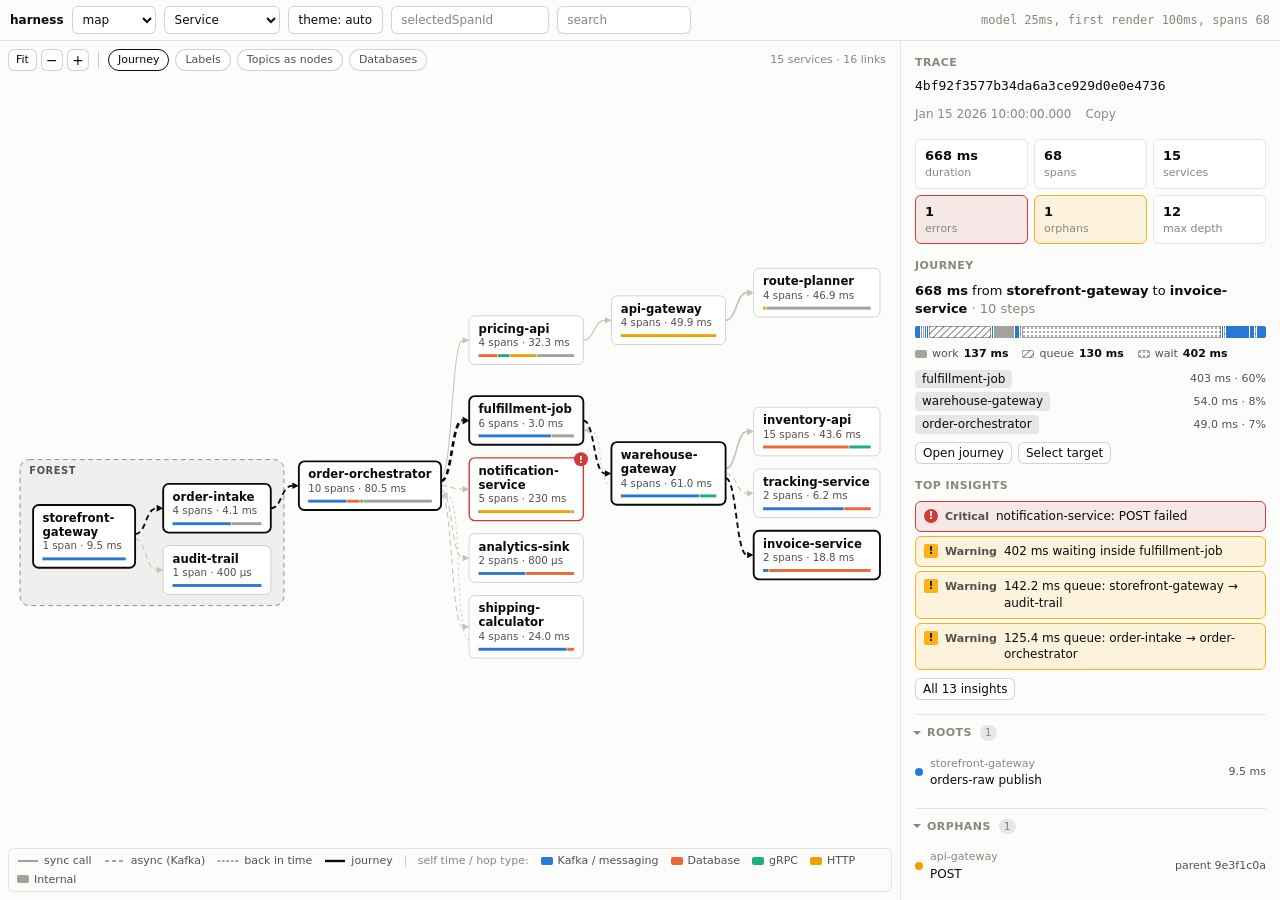
<file: dev/harness.html>
<!doctype html>
<html lang="en">
<head>
<meta charset="utf-8">
<meta name="viewport" content="width=device-width, initial-scale=1">
<title>Trace Lens — view harness</title>
<link rel="stylesheet" href="../css/base.css">
<link rel="stylesheet" href="../css/app.css">
<link rel="stylesheet" href="../css/map.css">
<link rel="stylesheet" href="../css/timeline.css">
<link rel="stylesheet" href="../css/journey.css">
<link rel="stylesheet" href="../css/services.css">
<link rel="stylesheet" href="../css/tree.css">
<link rel="stylesheet" href="../css/insights.css">
<link rel="stylesheet" href="../css/detail.css">
<style>
  body { display: flex; flex-direction: column; height: 100vh; overflow: hidden; }
  #hz-bar { display: flex; gap: 8px; align-items: center; padding: 6px 10px; border-bottom: 1px solid var(--border); background: var(--surface-1); font-size: 12px; flex: none; }
  #hz-body { flex: 1; display: flex; min-height: 0; }
  #hz-main { flex: 1; min-width: 0; min-height: 0; position: relative; overflow: hidden; }
  #hz-side { width: 380px; flex: none; border-left: 1px solid var(--border); background: var(--surface-1); overflow: auto; min-height: 0; }
  #hz-log { color: var(--text-3); margin-left: auto; font-family: var(--font-mono); max-width: 40%; overflow: hidden; white-space: nowrap; text-overflow: ellipsis; }
</style>
</head>
<body>
<div id="hz-bar">
  <strong>harness</strong>
  <select id="hz-view" class="tv-select"></select>
  <select id="hz-group" class="tv-select">
    <option value="service">Service</option><option value="namespace">Namespace</option><option value="scope">Deploy scope</option>
  </select>
  <button id="hz-theme" class="tv-btn">theme: auto</button>
  <input id="hz-span" class="tv-input" placeholder="selectedSpanId" size="18">
  <input id="hz-search" class="tv-input" placeholder="search" size="14">
  <span id="hz-log"></span>
</div>
<div id="hz-body"><div id="hz-main"></div><aside id="hz-side"></aside></div>

<script src="../js/core/util.js"></script>
<script src="../js/core/parse.js"></script>
<script src="../js/core/model.js"></script>
<script src="../js/core/store.js"></script>
<script src="../js/views/map.js"></script>
<script src="../js/views/timeline.js"></script>
<script src="../js/views/journey.js"></script>
<script src="../js/views/services.js"></script>
<script src="../js/views/tree.js"></script>
<script src="../js/views/insights.js"></script>
<script src="../js/views/detail.js"></script>
<script>
// Optional alternative data: ?data=../tests/fixtures/synthetic-5k.js (a file setting window.TV_SAMPLE_TRACE)
(function () {
  var q = new URLSearchParams(location.search);
  var src = q.get('data') || '../data/sample-trace.js';
  document.write('<script src="' + src.replace(/"/g, '') + '"><\/script>');
})();
</script>
<script>
(function () {
  'use strict';
  var TV = window.TV, store = TV.store;
  var q = new URLSearchParams(location.search);
  var viewId = q.get('view') || 'map';
  var log = document.getElementById('hz-log');
  function say(msg) { log.textContent = msg; console.log('[harness] ' + msg); }

  var api = TV.createApi(store, {
    showView: function (id) { say('showView(' + id + ')'); store.set({ view: id }); },
    onSelectSpan: function (id) { say('selectSpan(' + id + ')'); },
  });
  window.TV_API = api;

  var sel = document.getElementById('hz-view');
  TV.views.list().forEach(function (v) {
    var o = document.createElement('option'); o.value = v.id; o.textContent = v.id; if (v.id === viewId) o.selected = true; sel.appendChild(o);
  });
  sel.onchange = function () { q.set('view', sel.value); location.search = q.toString(); };

  var groupSel = document.getElementById('hz-group');
  groupSel.value = q.get('groupBy') || 'service';
  groupSel.onchange = function () { store.set({ groupBy: groupSel.value }); };

  var themes = ['auto', 'light', 'dark'], ti = 0;
  var initialTheme = q.get('theme');
  function applyTheme(t) {
    if (t === 'auto') document.documentElement.removeAttribute('data-theme'); else document.documentElement.setAttribute('data-theme', t);
    document.getElementById('hz-theme').textContent = 'theme: ' + t;
    store.set({ theme: t });
  }
  document.getElementById('hz-theme').onclick = function () { ti = (ti + 1) % 3; applyTheme(themes[ti]); };
  if (initialTheme) { ti = Math.max(0, themes.indexOf(initialTheme)); applyTheme(themes[ti]); }

  var spanIn = document.getElementById('hz-span');
  spanIn.onchange = function () { api.selectSpan(spanIn.value.trim() || null); };
  var searchIn = document.getElementById('hz-search');
  searchIn.oninput = function () { store.set({ search: searchIn.value }); };

  var instances = [];
  function mount(id, container) {
    var def = TV.views.get(id);
    if (!def) { container.textContent = 'view "' + id + '" not registered (file missing or failed to load)'; return; }
    var inst = def.mount(container, api) || {};
    instances.push(inst);
    return inst;
  }

  if (!window.TV_SAMPLE_TRACE) { say('no TV_SAMPLE_TRACE loaded'); return; }
  var t0 = performance.now();
  store.load(window.TV_SAMPLE_TRACE, window.TV_SAMPLE_NAME || 'sample');
  if (q.get('groupBy')) store.set({ groupBy: q.get('groupBy') });
  store.set({ view: viewId });
  var t1 = performance.now();

  var main = mount(viewId, document.getElementById('hz-main'));
  var side = viewId === 'detail' ? null : mount('detail', document.getElementById('hz-side'));
  if (viewId === 'detail') document.getElementById('hz-side').style.display = 'none';

  var all = new Set(['*']);
  instances.forEach(function (i) { if (i && i.update) i.update(store.get(), all); });
  var t2 = performance.now();
  say('model ' + (t1 - t0).toFixed(0) + 'ms, first render ' + (t2 - t1).toFixed(0) + 'ms, spans ' + store.get().model.spans.length);
  window.TV_HARNESS_TIMINGS = { model: t1 - t0, firstRender: t2 - t1 };

  store.subscribe(function (state, changed) {
    instances.forEach(function (i) { if (i && i.update) i.update(state, changed); });
  });
  if (q.get('span')) api.selectSpan(q.get('span'));
})();
</script>
</body>
</html>
</file>
<file: css/base.css>
/* Trace Lens — design tokens + shared components. Views use only these tokens/classes. */

:root {
  color-scheme: light;
  --surface-0: #f9f9f7;
  --surface-1: #fcfcfb;
  --surface-2: #ffffff;
  --surface-hover: rgba(11, 11, 11, 0.05);
  --surface-active: rgba(11, 11, 11, 0.09);
  --text-1: #0b0b0b;
  --text-2: #52514e;
  --text-3: #898781;
  --grid: #e1e0d9;
  --axis: #c3c2b7;
  --border: rgba(11, 11, 11, 0.10);
  --border-strong: rgba(11, 11, 11, 0.18);
  --focus: #2a78d6;

  --cat-messaging: #2a78d6;
  --cat-db: #eb6834;
  --cat-rpc: #1baf7a;
  --cat-http: #eda100;
  --cat-internal: #a3a29b;

  --status-critical: #d03b3b;
  --status-warning: #fab219;
  --status-good: #0ca30c;
  --status-critical-wash: rgba(208, 59, 59, 0.10);
  --status-warning-wash: rgba(250, 178, 25, 0.14);

  --pattern-ink: rgba(11, 11, 11, 0.34);
  --shadow-pop: 0 6px 24px rgba(11, 11, 11, 0.12), 0 1px 3px rgba(11, 11, 11, 0.08);
  --dim: 0.18;

  --font-ui: system-ui, -apple-system, "Segoe UI", sans-serif;
  --font-mono: ui-monospace, SFMono-Regular, Menlo, Consolas, monospace;
  --fs-xs: 11px;
  --fs-sm: 12px;
  --fs-md: 13px;
  --fs-lg: 15px;
  --radius-sm: 4px;
  --radius-md: 6px;
  --radius-lg: 10px;
}

@media (prefers-color-scheme: dark) {
  :root:not([data-theme="light"]) {
    color-scheme: dark;
    --surface-0: #0d0d0d;
    --surface-1: #1a1a19;
    --surface-2: #232322;
    --surface-hover: rgba(255, 255, 255, 0.06);
    --surface-active: rgba(255, 255, 255, 0.10);
    --text-1: #ffffff;
    --text-2: #c3c2b7;
    --text-3: #898781;
    --grid: #2c2c2a;
    --axis: #383835;
    --border: rgba(255, 255, 255, 0.10);
    --border-strong: rgba(255, 255, 255, 0.18);
    --focus: #3987e5;
    --cat-messaging: #3987e5;
    --cat-db: #d95926;
    --cat-rpc: #199e70;
    --cat-http: #c98500;
    --cat-internal: #6b6a65;
    --status-critical-wash: rgba(208, 59, 59, 0.18);
    --status-warning-wash: rgba(250, 178, 25, 0.14);
    --pattern-ink: rgba(255, 255, 255, 0.34);
    --shadow-pop: 0 8px 28px rgba(0, 0, 0, 0.5), 0 1px 3px rgba(0, 0, 0, 0.4);
  }
}

:root[data-theme="dark"] {
  color-scheme: dark;
  --surface-0: #0d0d0d;
  --surface-1: #1a1a19;
  --surface-2: #232322;
  --surface-hover: rgba(255, 255, 255, 0.06);
  --surface-active: rgba(255, 255, 255, 0.10);
  --text-1: #ffffff;
  --text-2: #c3c2b7;
  --text-3: #898781;
  --grid: #2c2c2a;
  --axis: #383835;
  --border: rgba(255, 255, 255, 0.10);
  --border-strong: rgba(255, 255, 255, 0.18);
  --focus: #3987e5;
  --cat-messaging: #3987e5;
  --cat-db: #d95926;
  --cat-rpc: #199e70;
  --cat-http: #c98500;
  --cat-internal: #6b6a65;
  --status-critical-wash: rgba(208, 59, 59, 0.18);
  --status-warning-wash: rgba(250, 178, 25, 0.14);
  --pattern-ink: rgba(255, 255, 255, 0.34);
  --shadow-pop: 0 8px 28px rgba(0, 0, 0, 0.5), 0 1px 3px rgba(0, 0, 0, 0.4);
}

*, *::before, *::after { box-sizing: border-box; }

html, body {
  margin: 0;
  height: 100%;
  background: var(--surface-0);
  color: var(--text-1);
  font-family: var(--font-ui);
  font-size: var(--fs-md);
  line-height: 1.4;
  -webkit-font-smoothing: antialiased;
}

button, input, select, textarea { font: inherit; color: inherit; }
:focus-visible { outline: 2px solid var(--focus); outline-offset: 1px; }

.tv-num { font-variant-numeric: tabular-nums; }
.tv-mono { font-family: var(--font-mono); font-size: var(--fs-sm); }
.tv-muted { color: var(--text-3); }
.tv-secondary { color: var(--text-2); }
.tv-ellipsis { overflow: hidden; text-overflow: ellipsis; white-space: nowrap; min-width: 0; }

/* ---- Category utilities (identity of span category, never of service) ---- */
.cat-messaging { --c: var(--cat-messaging); fill: var(--cat-messaging); background-color: var(--cat-messaging); }
.cat-db        { --c: var(--cat-db);        fill: var(--cat-db);        background-color: var(--cat-db); }
.cat-rpc       { --c: var(--cat-rpc);       fill: var(--cat-rpc);       background-color: var(--cat-rpc); }
.cat-http      { --c: var(--cat-http);      fill: var(--cat-http);      background-color: var(--cat-http); }
.cat-internal  { --c: var(--cat-internal);  fill: var(--cat-internal);  background-color: var(--cat-internal); }
.cat-stroke-messaging { stroke: var(--cat-messaging); }
.cat-stroke-db        { stroke: var(--cat-db); }
.cat-stroke-rpc       { stroke: var(--cat-rpc); }
.cat-stroke-http      { stroke: var(--cat-http); }
.cat-stroke-internal  { stroke: var(--cat-internal); }

/* Category dot / legend key */
.tv-dot { display: inline-block; width: 8px; height: 8px; border-radius: 50%; flex: none; }
.tv-key { display: inline-block; width: 12px; height: 8px; border-radius: 2px; flex: none; }

/* Transit (queue / transport) and in-service wait patterns for HTML elements */
.tv-hatch {
  background-color: transparent;
  background-image: repeating-linear-gradient(135deg, var(--pattern-ink) 0 1.5px, transparent 1.5px 5px);
  box-shadow: inset 0 0 0 1px var(--pattern-ink);
}
.tv-dots {
  background-color: transparent;
  background-image: radial-gradient(var(--pattern-ink) 1px, transparent 1.2px);
  background-size: 4px 4px;
  box-shadow: inset 0 0 0 1px var(--pattern-ink);
}

/* ---- Buttons, segmented controls, chips ---- */
.tv-btn {
  display: inline-flex; align-items: center; gap: 6px;
  height: 28px; padding: 0 10px;
  border: 1px solid var(--border-strong); border-radius: var(--radius-md);
  background: var(--surface-2); color: var(--text-1);
  font-size: var(--fs-sm); cursor: pointer; white-space: nowrap;
}
.tv-btn:hover { background: var(--surface-hover); }
.tv-btn:active { background: var(--surface-active); }
.tv-btn[disabled] { opacity: 0.5; cursor: default; }
.tv-btn--ghost { border-color: transparent; background: transparent; }
.tv-btn--icon { width: 28px; padding: 0; justify-content: center; }
.tv-btn--sm { height: 22px; padding: 0 7px; font-size: var(--fs-xs); }

.tv-seg {
  display: inline-flex; border: 1px solid var(--border-strong); border-radius: var(--radius-md);
  overflow: hidden; background: var(--surface-2);
}
.tv-seg > button {
  height: 26px; padding: 0 10px; border: 0; background: transparent; cursor: pointer;
  font-size: var(--fs-sm); color: var(--text-2);
}
.tv-seg > button + button { border-left: 1px solid var(--border); }
.tv-seg > button:hover { background: var(--surface-hover); }
.tv-seg > button[aria-pressed="true"] { background: var(--surface-active); color: var(--text-1); font-weight: 600; }

.tv-chip {
  display: inline-flex; align-items: center; gap: 6px;
  height: 24px; padding: 0 9px;
  border: 1px solid var(--border-strong); border-radius: 999px;
  background: var(--surface-2); color: var(--text-2);
  font-size: var(--fs-sm); cursor: pointer; white-space: nowrap; user-select: none;
}
.tv-chip:hover { background: var(--surface-hover); }
.tv-chip[aria-pressed="true"] { color: var(--text-1); border-color: var(--text-1); }
.tv-chip[aria-pressed="false"].is-off { opacity: 0.5; }
.tv-chip .tv-chip-x { color: var(--text-3); margin-right: -3px; }

/* Badges: small text labels (service scope, hop type, counts) */
.tv-badge {
  display: inline-flex; align-items: center; gap: 4px;
  height: 18px; padding: 0 6px; border-radius: var(--radius-sm);
  border: 1px solid var(--border-strong); background: var(--surface-1);
  color: var(--text-2); font-size: var(--fs-xs); font-weight: 500; white-space: nowrap;
}
.tv-badge--strong { color: var(--text-1); border-color: var(--text-2); }
.tv-badge--critical { color: var(--text-1); border-color: var(--status-critical); background: var(--status-critical-wash); }
.tv-badge--warning  { color: var(--text-1); border-color: var(--status-warning);  background: var(--status-warning-wash); }

/* Status icon: shape + color, never color alone */
.tv-status {
  display: inline-flex; align-items: center; justify-content: center;
  width: 14px; height: 14px; border-radius: 50%; flex: none;
  font-size: 10px; font-weight: 700; line-height: 1; color: #fff;
}
.tv-status--critical { background: var(--status-critical); }
.tv-status--warning  { background: var(--status-warning); color: #0b0b0b; border-radius: 2px; transform: rotate(0deg); }
.tv-status--info     { background: var(--text-3); }
.tv-status--good     { background: var(--status-good); }

/* service chip (identity by text, neutral ink) */
.tv-svc {
  display: inline-flex; align-items: center; gap: 5px; max-width: 100%;
  padding: 1px 7px; border-radius: var(--radius-sm);
  background: var(--surface-active); color: var(--text-1);
  font-size: var(--fs-sm); font-weight: 500; cursor: pointer; white-space: nowrap;
  overflow: hidden; text-overflow: ellipsis;
}
.tv-svc:hover { background: var(--border-strong); }

/* ---- Inputs ---- */
.tv-input {
  height: 28px; padding: 0 9px;
  border: 1px solid var(--border-strong); border-radius: var(--radius-md);
  background: var(--surface-2); color: var(--text-1); font-size: var(--fs-sm);
}
.tv-input::placeholder { color: var(--text-3); }
.tv-select {
  height: 28px; padding: 0 6px;
  border: 1px solid var(--border-strong); border-radius: var(--radius-md);
  background: var(--surface-2); color: var(--text-1); font-size: var(--fs-sm);
}
.tv-check { display: inline-flex; align-items: center; gap: 6px; font-size: var(--fs-sm); color: var(--text-2); cursor: pointer; user-select: none; }

/* ---- Cards & sections ---- */
.tv-card {
  background: var(--surface-1); border: 1px solid var(--border); border-radius: var(--radius-lg);
}
.tv-section-title {
  font-size: var(--fs-xs); font-weight: 600; letter-spacing: 0.04em; text-transform: uppercase;
  color: var(--text-3); margin: 0;
}
.tv-empty {
  display: flex; flex-direction: column; align-items: center; justify-content: center; gap: 8px;
  height: 100%; min-height: 160px; padding: 24px; text-align: center; color: var(--text-3);
}

/* ---- Tables ---- */
.tv-table { width: 100%; border-collapse: separate; border-spacing: 0; font-size: var(--fs-sm); }
.tv-table th {
  position: sticky; top: 0; z-index: 1;
  background: var(--surface-1); color: var(--text-3);
  font-weight: 600; font-size: var(--fs-xs); text-align: left; white-space: nowrap;
  padding: 7px 10px; border-bottom: 1px solid var(--border-strong);
}
.tv-table th.is-sortable { cursor: pointer; user-select: none; }
.tv-table th.is-sortable:hover { color: var(--text-1); }
.tv-table td {
  padding: 6px 10px; border-bottom: 1px solid var(--border); vertical-align: middle;
}
.tv-table td.num, .tv-table th.num { text-align: right; font-variant-numeric: tabular-nums; }
.tv-table tbody tr:hover > td { background: var(--surface-hover); }
.tv-table tbody tr.is-selected > td { background: var(--surface-active); }
.tv-table tbody tr.is-selected > td:first-child { box-shadow: inset 2px 0 0 var(--text-1); }

/* Key/value grid (detail panel facts) */
.tv-kv { display: grid; grid-template-columns: minmax(90px, max-content) 1fr; gap: 4px 12px; font-size: var(--fs-sm); }
.tv-kv > dt { color: var(--text-3); }
.tv-kv > dd { margin: 0; min-width: 0; overflow-wrap: anywhere; }

/* ---- Tooltip (TV.util.tooltip) ---- */
.tv-tooltip {
  position: fixed; z-index: 1000; pointer-events: none;
  max-width: 420px; padding: 8px 10px;
  background: var(--surface-2); color: var(--text-1);
  border: 1px solid var(--border-strong); border-radius: var(--radius-md);
  box-shadow: var(--shadow-pop);
  font-size: var(--fs-sm); line-height: 1.35;
}
.tv-tooltip[hidden] { display: none; }
.tv-tooltip .tv-tt-title { font-weight: 600; margin-bottom: 4px; overflow-wrap: anywhere; }
.tv-tooltip .tv-tt-rows { display: grid; grid-template-columns: auto 1fr; gap: 2px 10px; }
.tv-tooltip .tv-tt-value { font-weight: 600; font-variant-numeric: tabular-nums; text-align: left; overflow-wrap: anywhere; }
.tv-tooltip .tv-tt-label { color: var(--text-2); }
.tv-tooltip .tv-tt-key { display: inline-block; width: 12px; height: 2px; vertical-align: middle; margin-right: 6px; background: var(--c, var(--text-3)); }

/* ---- Generic dimming / selection helpers ---- */
.is-dimmed { opacity: var(--dim); }
.is-hidden { display: none !important; }

/* ---- Scrollbars ---- */
* { scrollbar-width: thin; scrollbar-color: var(--axis) transparent; }
::-webkit-scrollbar { width: 10px; height: 10px; }
::-webkit-scrollbar-thumb { background: var(--axis); border-radius: 10px; border: 2px solid transparent; background-clip: content-box; }
::-webkit-scrollbar-track { background: transparent; }

@media (prefers-reduced-motion: reduce) {
  * { transition: none !important; animation: none !important; }
}
</file>
<file: css/app.css>
/* Trace Lens — shell layout (header, toolbar, tabs, main host, side panel, overlays). */

.app-page { overflow: hidden; }
.app [hidden], .app-dialog [hidden] { display: none !important; }

.app {
  --app-side-w: 380px;
  display: flex; flex-direction: column;
  height: 100vh; height: 100dvh; min-height: 0; overflow: hidden;
}
.app-icon { flex: none; display: block; }
.app-label { color: var(--text-3); font-size: var(--fs-xs); font-weight: 500; white-space: nowrap; }
.app-kbd {
  display: inline-flex; align-items: center; justify-content: center;
  min-width: 16px; height: 16px; padding: 0 4px;
  border: 1px solid var(--border-strong); border-radius: 3px;
  font: 500 10px/1 var(--font-mono); color: var(--text-3); background: var(--surface-1);
}
.app-sep { width: 1px; height: 20px; background: var(--border-strong); flex: none; }
.app-btn-primary { background: var(--text-1); color: var(--surface-1); border-color: var(--text-1); }
.app-btn-primary:hover { background: var(--text-2); border-color: var(--text-2); }

/* ---- header ---- */
.app-header {
  flex: none; display: flex; align-items: center; gap: 8px 18px; flex-wrap: wrap;
  min-height: 48px; padding: 8px 14px;
  background: var(--surface-1); border-bottom: 1px solid var(--border);
}
.app-brand { display: flex; align-items: center; gap: 8px; font-size: var(--fs-lg); font-weight: 650; letter-spacing: -0.01em; flex: none; }
.app-logo {
  display: inline-flex; align-items: center; justify-content: center;
  width: 26px; height: 26px; border-radius: 7px; background: var(--text-1); color: var(--surface-1);
}
.app-meta {
  flex: 1 1 320px; min-width: 0; display: flex; align-items: center; flex-wrap: nowrap; overflow: hidden;
  font-size: var(--fs-sm); color: var(--text-2); white-space: nowrap;
}
.app-meta-item { display: inline-flex; align-items: center; gap: 4px; flex: none; }
.app-meta-item + .app-meta-item::before {
  content: ''; width: 3px; height: 3px; border-radius: 50%; background: var(--axis); margin: 0 10px 0 6px;
}
.app-meta-item strong { color: var(--text-1); font-weight: 600; }
.app-meta-trace .app-trace-id { color: var(--text-1); }
.app-meta-source, .app-meta-time { flex: 0 1 auto; min-width: 24px; max-width: 260px; display: inline-block; }
.app-meta-source::before, .app-meta-time::before { display: inline-block; vertical-align: middle; }
.app-meta-trace .app-trace-select { height: 24px; max-width: 210px; padding: 0 4px; font-family: var(--font-mono); font-size: var(--fs-sm); }
.app-copy { width: 22px; height: 22px; color: var(--text-3); }
.app-copy:hover { color: var(--text-1); }
.app-copy.is-done { color: var(--status-good); }
.app-meta-errors {
  border: 0; background: transparent; padding: 2px 6px 2px 4px; margin: -2px 0; border-radius: var(--radius-sm);
  cursor: pointer; color: var(--text-2); font-size: var(--fs-sm);
}
.app-meta-errors:hover { background: var(--surface-hover); }
.app-meta-errors[aria-pressed="true"] { background: var(--status-critical-wash); color: var(--text-1); }
.app-meta-errors .tv-status { margin-right: 2px; }

.app-actions { display: flex; align-items: center; gap: 8px; flex: none; margin-left: auto; }
.app-groupby { display: inline-flex; align-items: center; gap: 8px; }

/* ---- error banner ---- */
.app-banner {
  flex: none; display: flex; align-items: center; gap: 10px;
  padding: 7px 10px 7px 14px; font-size: var(--fs-sm);
  background: var(--status-critical-wash); border-bottom: 1px solid var(--status-critical);
}
.app-banner[hidden] { display: none; }
.app-banner-text { flex: 1; min-width: 0; display: flex; gap: 8px; flex-wrap: wrap; overflow-wrap: anywhere; }

/* ---- toolbar ---- */
.app-toolbar {
  flex: none; display: flex; align-items: center; gap: 8px 12px; flex-wrap: wrap;
  padding: 8px 14px; background: var(--surface-1); border-bottom: 1px solid var(--border);
}
.app-search { position: relative; display: flex; align-items: center; flex: 0 1 280px; min-width: 180px; }
.app-search .tv-input { width: 100%; padding-left: 10px; padding-right: 28px; }
.app-search .tv-input::-webkit-search-cancel-button { display: none; }
.app-search-kbd { position: absolute; right: 7px; pointer-events: none; }
.app-search .tv-input:focus + .app-search-kbd,
.app-search .tv-input:not(:placeholder-shown) + .app-search-kbd { display: none; }
.app-cats { display: flex; align-items: center; gap: 6px; flex-wrap: wrap; }
.app-cat .tv-key { width: 10px; height: 10px; border-radius: 2px; }
.app-cat-count { color: var(--text-3); font-size: var(--fs-xs); }
.app-cat.is-zero:not([aria-pressed="true"]) { color: var(--text-3); }
.app-mindur { display: inline-flex; align-items: center; gap: 6px; }
.app-mindur .tv-select { height: 24px; }
.app-focus { display: flex; align-items: center; gap: 6px; flex-wrap: wrap; min-width: 0; }
.app-focus[hidden] { display: none; }
.app-focus-chip { max-width: 220px; color: var(--text-1); }
.app-focus-chip .tv-chip-x { display: inline-flex; }
.app-focus-chip:hover .tv-chip-x { color: var(--text-1); }
.app-match { margin-left: auto; font-size: var(--fs-sm); color: var(--text-2); white-space: nowrap; }
.app-match.is-none { color: var(--status-critical); font-weight: 600; }

/* ---- tabs ---- */
.app-tabs {
  flex: none; display: flex; align-items: stretch; gap: 8px;
  height: 38px; padding: 0 10px 0 6px;
  background: var(--surface-1); border-bottom: 1px solid var(--border-strong);
}
.app-tablist { display: flex; align-items: stretch; gap: 2px; min-width: 0; overflow-x: auto; scrollbar-width: none; }
.app-tablist::-webkit-scrollbar { display: none; }
.app-tab {
  position: relative; display: inline-flex; align-items: center; gap: 7px;
  padding: 0 11px; border: 0; background: transparent; cursor: pointer; white-space: nowrap;
  color: var(--text-2); font-size: var(--fs-md);
}
.app-tab:hover { color: var(--text-1); background: var(--surface-hover); }
.app-tab[aria-selected="true"] { color: var(--text-1); font-weight: 600; }
.app-tab[aria-selected="true"]::after {
  content: ''; position: absolute; left: 8px; right: 8px; bottom: -1px; height: 2px; border-radius: 2px; background: var(--text-1);
}
.app-tab:focus-visible { outline-offset: -2px; }
.app-tab .app-kbd { border-color: transparent; background: transparent; min-width: 0; padding: 0; color: var(--text-3); }
.app-tab-badge { height: 17px; padding: 0 5px; font-weight: 600; }
.app-tab-badge[hidden] { display: none; }
.app-side-toggle { align-self: center; margin-left: auto; color: var(--text-2); }
.app-side-toggle[hidden] { display: none; }

/* ---- body: main host + side panel ---- */
.app-body { flex: 1; min-height: 0; display: flex; position: relative; }
.app-main { flex: 1; min-width: 0; min-height: 0; position: relative; overflow: hidden; background: var(--surface-0); }
.app-view { position: absolute; inset: 0; overflow: hidden; }
.app-view[hidden] { display: none; }
.app-side {
  flex: none; width: var(--app-side-w); min-height: 0; position: relative;
  border-left: 1px solid var(--border); background: var(--surface-1);
}
.app-side > .app-view { overflow: auto; }
.app-resizer {
  flex: none; width: 7px; margin: 0 -4px 0 -3px; position: relative; z-index: 6;
  cursor: col-resize; touch-action: none; background: transparent;
}
.app-resizer::after {
  content: ''; position: absolute; top: 0; bottom: 0; left: 3px; width: 1px; background: transparent;
  transition: background 0.12s;
}
.app-resizer:hover::after, .app-resizer:focus-visible::after, .is-resizing .app-resizer::after { left: 2px; width: 3px; background: var(--focus); }
.app-resizer:focus-visible { outline: none; }
.is-resizing, .is-resizing * { cursor: col-resize !important; user-select: none !important; }
.is-resizing .app-main, .is-resizing .app-side { pointer-events: none; }

.app.is-side-closed .app-side,
.app.is-side-closed .app-resizer { display: none; }

/* ---- empty state ---- */
.app.is-empty .app-toolbar,
.app.is-empty .app-tabs,
.app.is-empty .app-main,
.app.is-empty .app-side,
.app.is-empty .app-resizer { display: none; }
.app.is-empty .app-groupby { opacity: 0.6; }
.app-empty {
  position: absolute; inset: 0; display: flex; align-items: center; justify-content: center;
  padding: 24px; background: var(--surface-0); overflow: auto;
}
.app-empty[hidden] { display: none; }
.app-empty-card {
  width: min(560px, 100%); padding: 40px 36px 32px; text-align: center;
  border: 1.5px dashed var(--border-strong); border-radius: var(--radius-lg); background: var(--surface-1);
}
.app-empty-icon {
  display: inline-flex; align-items: center; justify-content: center; width: 56px; height: 56px;
  border-radius: 50%; background: var(--surface-active); color: var(--text-2); margin-bottom: 14px;
}
.app-empty-title { margin: 0 0 6px; font-size: 18px; font-weight: 650; letter-spacing: -0.01em; }
.app-empty-sub { margin: 0 auto 20px; max-width: 420px; font-size: var(--fs-md); }
.app-empty-actions { display: flex; justify-content: center; gap: 8px; flex-wrap: wrap; margin-bottom: 22px; }
.app-empty-steps {
  text-align: left; margin: 0 auto; padding: 14px 18px 14px 36px; max-width: 420px;
  border-top: 1px solid var(--border); font-size: var(--fs-sm); line-height: 1.9;
}
.app-empty-steps strong { color: var(--text-1); font-weight: 600; }

/* ---- drop overlay ---- */
.app-drop {
  position: fixed; inset: 0; z-index: 900; display: flex; align-items: center; justify-content: center;
  padding: 24px; background: color-mix(in srgb, var(--surface-0) 82%, transparent);
  backdrop-filter: blur(2px);
}
.app-drop[hidden] { display: none; }
.app-drop-card {
  display: flex; flex-direction: column; align-items: center; justify-content: center; gap: 6px;
  width: min(640px, 100%); height: min(320px, 70vh); pointer-events: none;
  border: 2px dashed var(--focus); border-radius: var(--radius-lg); background: var(--surface-1);
  box-shadow: var(--shadow-pop);
}
.app-drop-title { font-size: 18px; font-weight: 650; }

/* ---- paste dialog ---- */
.app-dialog {
  width: min(760px, calc(100vw - 32px)); max-height: calc(100vh - 48px); padding: 0;
  border: 1px solid var(--border-strong); border-radius: var(--radius-lg);
  background: var(--surface-2); color: var(--text-1); box-shadow: var(--shadow-pop);
}
.app-dialog::backdrop { background: rgba(0, 0, 0, 0.38); }
.app-dialog-form { display: flex; flex-direction: column; gap: 10px; padding: 18px 20px 16px; }
.app-dialog-title { margin: 0; font-size: var(--fs-lg); font-weight: 650; }
.app-dialog-hint { margin: 0; font-size: var(--fs-sm); }
.app-dialog-text {
  width: 100%; height: min(340px, 50vh); resize: vertical; padding: 10px;
  border: 1px solid var(--border-strong); border-radius: var(--radius-md);
  background: var(--surface-1); color: var(--text-1); line-height: 1.45;
}
.app-dialog-error {
  padding: 6px 10px; border-radius: var(--radius-md); font-size: var(--fs-sm);
  background: var(--status-critical-wash); border: 1px solid var(--status-critical); overflow-wrap: anywhere;
}
.app-dialog-error[hidden] { display: none; }
.app-dialog-actions { display: flex; justify-content: flex-end; gap: 8px; }

@media (max-width: 1360px) {
  .app-groupby .app-label { display: none; }
}

/* ---- narrow screens: side panel overlays the main view ---- */
@media (max-width: 960px) {
  .app-header { gap: 8px 12px; }
  .app-meta { flex-basis: 100%; order: 3; }
  .app-side {
    position: absolute; top: 0; right: 0; bottom: 0; z-index: 20;
    width: min(var(--app-side-w), 92vw); box-shadow: var(--shadow-pop);
  }
  .app-resizer { display: none; }
  .app-groupby .app-label, .app-mindur .app-label { display: none; }
}

/* TV.util.tooltip renders rows as div.tv-tt-row (no .tv-tt-rows grid wrapper) — give them spacing. */
.tv-tooltip .tv-tt-row { display: flex; align-items: baseline; gap: 8px; }
</file>
<file: css/map.css>
/* Flow map (js/views/map.js) */

.map-root {
  position: relative; width: 100%; height: 100%; min-height: 240px; overflow: hidden;
  background: var(--surface-1); user-select: none; -webkit-user-select: none;
}
.map-svg { position: absolute; inset: 0; width: 100%; height: 100%; display: block; cursor: grab; touch-action: none; }
.map-svg.is-panning { cursor: grabbing; }
.map-root.is-empty .map-svg,
.map-root.is-empty .map-toolbar,
.map-root.is-empty .map-legend { display: none; }
.map-empty { display: none; }
.map-root.is-empty .map-empty { display: flex; }

/* toolbar + legend overlays */
.map-toolbar {
  position: absolute; top: 8px; left: 8px; right: 8px; z-index: 2;
  display: flex; flex-wrap: wrap; align-items: center; gap: 6px; pointer-events: none;
}
.map-toolbar > * { pointer-events: auto; }
.map-zoom { display: inline-flex; gap: 4px; }
.map-zbtn { width: 22px; font-size: 14px; line-height: 1; }
.map-sep { width: 1px; height: 18px; background: var(--border-strong); margin: 0 3px; }
.map-toggle { height: 22px; font-size: var(--fs-xs); }
.map-stats {
  margin-left: auto; padding: 2px 6px; border-radius: var(--radius-sm);
  color: var(--text-3); font-size: var(--fs-xs); background: var(--surface-1);
}
.map-legend {
  position: absolute; left: 8px; bottom: 8px; z-index: 2; max-width: calc(100% - 16px);
  display: flex; flex-wrap: wrap; align-items: center; gap: 3px 12px;
  padding: 4px 8px; border: 1px solid var(--border); border-radius: var(--radius-md);
  background: var(--surface-1); color: var(--text-2); font-size: var(--fs-xs); pointer-events: none;
}
.map-lg { display: inline-flex; align-items: center; gap: 5px; white-space: nowrap; }
.map-lg-sep { width: 1px; height: 12px; background: var(--border-strong); }
.map-lkey { display: block; overflow: visible; }
.map-lk { fill: none; stroke: var(--text-3); stroke-width: 1.6; }
.map-lk--async { stroke-dasharray: 4 3; }
.map-lk--back { stroke-dasharray: 1.5 3; stroke-linecap: round; }
.map-lk--journey { stroke: var(--text-1); stroke-width: 2.4; }

/* scope boundary */
.map-box rect { fill: var(--surface-hover); stroke: var(--text-3); stroke-width: 1; stroke-dasharray: 5 4; }
.map-box text {
  fill: var(--text-2); font-family: var(--font-ui); font-size: 10.5px; font-weight: 600;
  letter-spacing: 0.06em; text-transform: uppercase;
}

/* links */
.map-link { transition: opacity 120ms ease; }
.map-link-line { fill: none; stroke: var(--axis); stroke-linecap: round; }
.map-link-arrow { fill: var(--axis); }
.map-link.is-async .map-link-line { stroke-dasharray: 6 4; stroke-linecap: butt; }
.map-link.is-back .map-link-line { stroke-dasharray: 1.5 4; stroke-linecap: round; opacity: 0.85; }
.map-link.is-back .map-link-arrow { opacity: 0.85; }
.map-link.is-journey .map-link-line { stroke: var(--text-1); }
.map-link.is-journey .map-link-arrow { fill: var(--text-1); }
.map-link.is-hot .map-link-line { stroke: var(--lc); opacity: 1; }
.map-link.is-hot .map-link-arrow { fill: var(--lc); opacity: 1; }
.map-link-hit { fill: none; stroke: transparent; stroke-width: 12; pointer-events: stroke; cursor: pointer; }
.map-link.is-dimmed { opacity: var(--dim); }

.map-elabel {
  display: none; pointer-events: none;
  font-family: var(--font-ui); font-size: 11px; fill: var(--text-1); font-variant-numeric: tabular-nums;
  paint-order: stroke; stroke: var(--surface-1); stroke-width: 4px; stroke-linejoin: round;
}
.map-svg.show-labels .map-elabel { display: inline; fill: var(--text-2); }
.map-elabel.is-shown { display: inline; fill: var(--text-1); }
.map-elabel.is-dimmed { opacity: var(--dim); }

/* nodes */
.map-node { cursor: pointer; transition: opacity 120ms ease; }
.map-node-box { fill: var(--surface-2); stroke: var(--border-strong); stroke-width: 1; }
.map-node-rim { fill: none; stroke: var(--border-strong); stroke-width: 1; }
.map-node.is-hover .map-node-box { stroke: var(--text-2); }
.map-node.is-journey .map-node-box { stroke: var(--text-1); stroke-width: 2; }
.map-node.has-error .map-node-box { stroke: var(--status-critical); stroke-width: 1.5; }
.map-node.has-error.is-journey .map-node-box { stroke-width: 2; }
.map-node-ring { fill: none; stroke: var(--text-1); stroke-width: 2; display: none; }
.map-node.is-selected .map-node-ring { display: inline; }
.map-node.is-span-group .map-node-ring { display: inline; stroke: var(--text-2); stroke-width: 1.5; stroke-dasharray: 3 2.5; }
.map-node-label { fill: var(--text-1); font-family: var(--font-ui); font-size: 12.5px; font-weight: 600; }
.map-node-sub { fill: var(--text-2); font-family: var(--font-ui); font-size: 11px; font-variant-numeric: tabular-nums; }
.map-node-pill { fill: var(--text-1); font-family: var(--font-mono); font-size: 11px; }
.map-node-track { fill: var(--grid); }
.map-node.is-dimmed { opacity: var(--dim); }

.map-err rect { fill: var(--status-critical); }
.map-err text { fill: #fff; font-family: var(--font-ui); font-size: 10px; font-weight: 700; }
.map-scope rect { fill: var(--surface-2); stroke: var(--text-2); stroke-width: 1; }
.map-scope text { fill: var(--text-1); font-family: var(--font-ui); font-size: 9.5px; font-weight: 600; letter-spacing: 0.04em; }

/* hover neighborhood */
.map-svg.has-focus .map-node:not(.is-near),
.map-svg.has-focus .map-link:not(.is-near),
.map-svg.has-focus .map-box { opacity: 0.14; }
.map-svg.has-focus .map-elabel.is-near.is-shown { opacity: 1; }
.map-svg.has-focus .map-elabel:not(.is-near) { display: none; }

.map-tt-hint { margin-top: 6px; color: var(--text-3); font-size: var(--fs-xs); }

/* pinned popover (edge hops / topic / db) */
.map-pop {
  position: absolute; z-index: 5; width: 360px; max-width: calc(100% - 16px); max-height: min(360px, calc(100% - 16px));
  display: flex; flex-direction: column;
  background: var(--surface-2); border: 1px solid var(--border-strong); border-radius: var(--radius-md);
  box-shadow: var(--shadow-pop); font-size: var(--fs-sm); user-select: text; -webkit-user-select: text;
}
.map-pop[hidden] { display: none; }
.map-pop-head { display: flex; align-items: flex-start; gap: 8px; padding: 8px 6px 7px 10px; border-bottom: 1px solid var(--border); }
.map-pop-titles { flex: 1; min-width: 0; }
.map-pop-title { font-weight: 600; overflow-wrap: anywhere; }
.map-pop-meta { color: var(--text-3); font-size: var(--fs-xs); margin-top: 2px; }
.map-pop-list { overflow: auto; padding: 4px; min-height: 0; }
.map-pop-row {
  display: grid; grid-template-columns: minmax(0, 1fr) auto; gap: 1px 10px; width: 100%;
  padding: 5px 6px; border: 0; border-radius: var(--radius-sm); background: transparent;
  text-align: left; cursor: pointer;
}
.map-pop-row:hover { background: var(--surface-hover); }
.map-pop-row.is-selected { background: var(--surface-active); box-shadow: inset 2px 0 0 var(--text-1); }
.map-pop-name { overflow: hidden; text-overflow: ellipsis; white-space: nowrap; color: var(--text-1); }
.map-pop-num { color: var(--text-2); }
.map-pop-sub {
  grid-column: 1 / -1; overflow: hidden; text-overflow: ellipsis; white-space: nowrap;
  color: var(--text-3); font-size: var(--fs-xs);
}
.map-pop-more { padding: 6px; color: var(--text-3); font-size: var(--fs-xs); text-align: center; }
</file>
<file: css/timeline.css>
/* Timeline — swimlanes by service */

.tl {
  --tl-gutter: 232px;
  --tl-chart: 600px;
  position: relative;
  display: flex; flex-direction: column;
  height: 100%; min-height: 0;
  background: var(--surface-1);
  font-size: var(--fs-sm);
}
.tl.is-empty > :not(.tl-empty) { display: none; }
.tl-empty { display: none; }
.tl.is-empty > .tl-empty { display: flex; }

/* toolbar */
.tl-toolbar {
  display: flex; flex-wrap: wrap; align-items: center; gap: 8px 12px;
  padding: 8px 12px; border-bottom: 1px solid var(--border);
  flex: none;
}
.tl-tb-label { color: var(--text-3); font-size: var(--fs-xs); margin-right: -6px; }
.tl-toolbar .tv-seg > button { height: 22px; font-size: var(--fs-xs); padding: 0 8px; }
.tl-hint { font-size: var(--fs-xs); white-space: nowrap; }
.tl-legend {
  display: flex; flex-wrap: wrap; align-items: center; gap: 4px 10px;
  margin-left: auto; color: var(--text-2); font-size: var(--fs-xs);
}
.tl-legend-item { display: inline-flex; align-items: center; gap: 5px; white-space: nowrap; }
.tl-legend-sep { width: 1px; height: 12px; background: var(--border-strong); }
.tl-key-outline { display: inline-block; width: 12px; height: 8px; border-radius: 2px; box-shadow: inset 0 0 0 1px var(--text-1); }
.tl-err-dot {
  display: inline-flex; align-items: center; justify-content: center; flex: none;
  width: 11px; height: 11px; border-radius: 50%;
  background: var(--status-critical); color: #fff; font-size: 8px; font-weight: 700; line-height: 1;
}

/* header rows (overview, axis, journey) */
.tl-head { flex: none; border-bottom: 1px solid var(--border-strong); }
.tl-hrow { display: flex; align-items: stretch; }
.tl-gut-cell {
  width: var(--tl-gutter); flex: none; min-width: 0;
  display: flex; align-items: center; gap: 6px;
  padding: 0 10px 0 12px;
  border-right: 1px solid var(--border);
}
.tl-hrow--mini { height: 36px; border-bottom: 1px solid var(--border); }
.tl-hrow--axis { height: 24px; }
.tl-hrow--journey { height: 30px; border-top: 1px solid var(--border); background: var(--surface-0); }

.tl-mini {
  position: relative; width: var(--tl-chart); flex: none;
  padding-top: 4px; cursor: crosshair; touch-action: none; user-select: none;
}
.tl-mini-canvas { display: block; }
.tl-shade {
  position: absolute; top: 0; bottom: 0;
  background: var(--surface-0); opacity: 0.6; pointer-events: none;
}
.tl-brush {
  position: absolute; top: 2px; bottom: 2px;
  border: 1px solid var(--text-2); border-radius: 3px;
  background: var(--surface-hover); cursor: grab;
}
.tl-brush.is-full { border-color: var(--border-strong); background: transparent; cursor: crosshair; }
.tl-brush-h { position: absolute; top: -1px; bottom: -1px; width: 8px; cursor: ew-resize; }
.tl-brush-h::after {
  content: ""; position: absolute; top: 50%; left: 3px; width: 2px; height: 12px; margin-top: -6px;
  border-radius: 1px; background: var(--text-2);
}
.tl-brush-h--l { left: -5px; }
.tl-brush-h--r { right: -5px; }
.tl-brush.is-full .tl-brush-h::after { background: var(--axis); }

.tl-axis {
  position: relative; width: var(--tl-chart); flex: none; overflow: hidden;
  color: var(--text-3); font-size: var(--fs-xs);
}
.tl-tick {
  position: absolute; bottom: 4px; transform: translateX(-50%);
  white-space: nowrap; font-variant-numeric: tabular-nums;
}
.tl-tick::after {
  content: ""; position: absolute; left: 50%; bottom: -4px; width: 1px; height: 3px; background: var(--axis);
}
.tl-tick.is-start { transform: none; }
.tl-tick.is-start::after { left: 0; }
.tl-tick.is-end { transform: translateX(-100%); }
.tl-tick.is-end::after { left: auto; right: 0; }
.tl-win-label { font-size: var(--fs-xs); white-space: nowrap; overflow: hidden; text-overflow: ellipsis; }

.tl-j-gut { cursor: pointer; }
.tl-j-gut:hover { background: var(--surface-hover); }
.tl-j-name { font-weight: 600; }
.tl-j-total { font-size: var(--fs-xs); white-space: nowrap; flex: none; }
.tl-j-target { font-size: var(--fs-xs); flex: 1; }
.tl-jcanvas { display: block; flex: none; cursor: default; }

/* body */
.tl-body { position: relative; flex: 1; min-height: 0; overflow-y: auto; overflow-x: hidden; overscroll-behavior: contain; }
.tl-content { position: relative; min-height: 100%; }
.tl-canvas {
  position: sticky; top: 0; display: block;
  margin-left: var(--tl-gutter);
  touch-action: none; cursor: grab;
}
.tl-canvas.is-panning { cursor: grabbing; }
.tl-gutter {
  position: absolute; top: 0; left: 0; bottom: 0;
  width: var(--tl-gutter);
  border-right: 1px solid var(--border);
  background: var(--surface-1);
}

.tl-lane {
  position: absolute; left: 0; right: 0;
  border-bottom: 1px solid var(--border);
  cursor: pointer; user-select: none;
}
.tl-lane:hover { background: var(--surface-hover); }
.tl-lane.is-ancestor, .tl-lane.is-focused { background: var(--surface-hover); }
.tl-lane.is-active { background: var(--surface-active); box-shadow: inset 2px 0 0 var(--text-1); }
.tl-lane.is-focused .tl-lane-name { font-weight: 600; }
.tl-lane.is-expanded { border-bottom: 1px solid var(--border); }
.tl-lane-head {
  display: flex; align-items: center; gap: 4px;
  height: 100%; max-height: 30px; padding: 0 10px 0 4px;
}
.tl-lane:not(.is-expanded) .tl-lane-head { max-height: none; }
.tl-caret {
  flex: none; width: 18px; height: 18px; padding: 0;
  border: 0; border-radius: var(--radius-sm); background: transparent;
  display: inline-flex; align-items: center; justify-content: center;
  color: var(--text-3); cursor: pointer;
}
.tl-caret:hover { background: var(--surface-active); color: var(--text-1); }
.tl-lane-name { flex: 1; color: var(--text-1); font-weight: 500; }
.tl-lane-meta { display: inline-flex; align-items: center; gap: 6px; flex: none; font-size: var(--fs-xs); }
.tl-lane-err { display: inline-flex; align-items: center; gap: 3px; color: var(--text-1); font-variant-numeric: tabular-nums; }

.tl-srow {
  position: absolute; left: 0; right: 0;
  display: flex; align-items: center; gap: 5px;
  padding-right: 10px; color: var(--text-2); font-size: var(--fs-xs);
  cursor: pointer; z-index: 1;
}
.tl-srow:hover { background: var(--surface-hover); color: var(--text-1); }
.tl-srow.is-selected { background: var(--surface-active); color: var(--text-1); box-shadow: inset 2px 0 0 var(--text-1); }
.tl-srow .tv-dot { width: 6px; height: 6px; }
.tl-srow-name { flex: 1; }

.tl-resizer {
  position: absolute; bottom: 0; width: 6px; z-index: 3;
  cursor: col-resize; touch-action: none;
}
.tl-resizer:hover { background: var(--border-strong); }

@media (max-width: 1100px) {
  .tl-hint { display: none; }
}
</file>
<file: css/journey.css>
/* Journey view — "Where did the time go?" (prefix .jn-) */

.jn {
  height: 100%; overflow: auto;
  display: flex; flex-direction: column; gap: 14px;
  padding: 16px 20px 28px;
  background: var(--surface-0); color: var(--text-1);
  font-size: var(--fs-sm);
}
.jn .tv-empty { flex: 1; }
.jn-empty-title { font-size: var(--fs-lg); color: var(--text-2); font-weight: 600; }
.jn-strong { font-weight: 600; color: var(--text-1); }

/* ---- header ---- */
.jn-head {
  display: flex; flex-wrap: wrap; align-items: flex-end; justify-content: space-between; gap: 12px 24px;
}
.jn-titlebox { min-width: 0; flex: 1 1 360px; }
.jn-title { margin: 0 0 4px; font-size: var(--fs-lg); font-weight: 650; letter-spacing: -0.01em; }
.jn-subtitle { display: flex; flex-wrap: wrap; align-items: center; gap: 4px; font-size: var(--fs-sm); }
.jn-subtitle .jn-strong { overflow-wrap: anywhere; }
.jn-picker { display: flex; flex-direction: column; gap: 4px; min-width: 0; flex: 0 1 520px; }
.jn-picker-row { display: flex; gap: 6px; align-items: center; min-width: 0; }
.jn-picker-select { flex: 1 1 auto; min-width: 0; max-width: 100%; }
.jn-hint { font-size: var(--fs-xs); }
.jn-svc { border: 0; }
.jn-svc.is-selected { box-shadow: inset 0 0 0 1.5px var(--text-1); }

/* ---- stat tiles ---- */
.jn-tiles { display: grid; grid-template-columns: repeat(4, minmax(0, 1fr)); gap: 10px; }
.jn-tile { padding: 10px 14px 11px; min-width: 0; }
.jn-tile-label {
  display: flex; align-items: center; gap: 6px;
  font-size: var(--fs-xs); font-weight: 600; letter-spacing: 0.04em; text-transform: uppercase; color: var(--text-3);
}
.jn-tile-value { margin-top: 3px; font-size: 22px; font-weight: 600; letter-spacing: -0.01em; line-height: 1.2; }
.jn-tile-sub { font-size: var(--fs-xs); margin-top: 1px; }
.jn-key-work { background: var(--text-2); }

.jn-warn { display: flex; align-items: center; gap: 8px; font-size: var(--fs-xs); }

/* ---- cards ---- */
.jn-card { padding: 14px 16px 16px; min-width: 0; }
.jn-card-head {
  display: flex; flex-wrap: wrap; align-items: center; justify-content: space-between; gap: 6px 16px;
  margin-bottom: 12px;
}
.jn-card-note { font-size: var(--fs-xs); }
.jn-legend { display: flex; flex-wrap: wrap; align-items: center; gap: 4px 14px; font-size: var(--fs-xs); color: var(--text-2); }
.jn-legend-item { display: inline-flex; align-items: center; gap: 6px; }

/* ---- (1) stacked path bar ---- */
.jn-sbar { position: relative; height: 28px; }
.jn-seg {
  position: absolute; top: 0; bottom: 0; min-width: 1px;
  border-radius: 2px; overflow: hidden; cursor: pointer;
  display: flex; align-items: center;
}
.jn-seg:hover, .jn-seg.is-hover { filter: brightness(1.12); box-shadow: inset 0 0 0 1px var(--text-1); }
.jn-seg.tv-hatch:hover, .jn-seg.tv-dots:hover,
.jn-seg.tv-hatch.is-hover, .jn-seg.tv-dots.is-hover { filter: none; box-shadow: inset 0 0 0 1.5px var(--text-1); }
.jn-seg.is-selected { box-shadow: 0 0 0 2px var(--text-1); z-index: 1; }
.jn-seg-label {
  padding: 0 7px; min-width: 0; overflow: hidden; text-overflow: ellipsis; white-space: nowrap;
  font-size: var(--fs-xs); font-weight: 600; color: #fff; pointer-events: none;
}
.jn-seg.jn-ink-dark .jn-seg-label { color: #0b0b0b; }
.jn-seg--transit .jn-seg-label, .jn-seg--wait .jn-seg-label {
  margin-left: 4px; padding: 0 5px; line-height: 16px; border-radius: 3px;
  background: var(--surface-1); color: var(--text-1); font-weight: 600;
}

.jn-axis { position: relative; height: 18px; margin-top: 4px; border-top: 1px solid var(--axis); }
.jn-tick {
  position: absolute; top: 3px; transform: translateX(-50%);
  font-size: var(--fs-xs); color: var(--text-3); white-space: nowrap;
}
.jn-tick::before {
  content: ''; position: absolute; left: 50%; top: -4px; width: 1px; height: 3px; background: var(--axis);
}
.jn-tick.is-first { transform: none; }
.jn-tick.is-first::before { left: 0; }
.jn-tick.is-last { transform: translateX(-100%); }
.jn-tick.is-last::before { left: auto; right: 0; }
.jn-axis-caption { font-size: var(--fs-xs); text-align: right; margin-top: -2px; }

/* ---- (2) step list ---- */
.jn-steps { display: flex; flex-direction: column; }
.jn-row {
  display: grid;
  grid-template-columns: 22px minmax(0, 1fr) 76px minmax(160px, 34%) 68px;
  column-gap: 12px; align-items: center;
  padding: 0 8px; border-radius: var(--radius-md);
}
.jn-row--head { min-height: 24px; align-items: end; padding-bottom: 4px; border-bottom: 1px solid var(--border); margin-bottom: 4px; border-radius: 0; }
.jn-colhead { font-size: var(--fs-xs); font-weight: 600; color: var(--text-3); text-transform: uppercase; letter-spacing: 0.04em; }
.jn-col-start { text-align: right; white-space: nowrap; font-size: var(--fs-xs); }
.jn-col-dur { text-align: right; white-space: nowrap; font-weight: 600; }
.jn-colhead.jn-col-dur { font-weight: 600; }
.jn-col-bar { min-width: 0; align-self: stretch; display: flex; align-items: center; }
.jn-axis--mini { flex: 1; margin-top: 0; border-top: 0; border-bottom: 1px solid var(--axis); height: 16px; }
.jn-axis--mini .jn-tick { top: 0; }
.jn-axis--mini .jn-tick::before { display: none; }

/* subway rail */
.jn-rail { position: relative; align-self: stretch; min-height: 100%; }
.jn-rail::before {
  content: ''; position: absolute; left: 50%; top: 0; bottom: 0; width: 2px; margin-left: -1px;
  background: var(--axis);
}
.jn-rail.is-start::before { top: 50%; }
.jn-rail.is-end::before { bottom: 50%; }
.jn-rail--hop::before {
  background: repeating-linear-gradient(180deg, var(--text-3) 0 3px, transparent 3px 6px);
}
.jn-rail--hop.is-hot::before {
  width: 2px;
  background: repeating-linear-gradient(180deg, var(--status-warning) 0 4px, transparent 4px 7px);
}
.jn-rail--station::after {
  content: ''; position: absolute; left: 50%; top: 50%; width: 12px; height: 12px; margin: -6px 0 0 -6px;
  border-radius: 50%; background: var(--surface-1); border: 2px solid var(--text-2);
}
.jn-node {
  position: absolute; left: 50%; top: 50%; width: 8px; height: 8px; margin: -4px 0 0 -4px;
  border-radius: 50%; box-shadow: 0 0 0 2px var(--surface-1);
}
.jn-row--step.is-target .jn-node { width: 10px; height: 10px; margin: -5px 0 0 -5px; box-shadow: 0 0 0 2px var(--surface-1), 0 0 0 3.5px var(--text-1); }

.jn-row--block { min-height: 34px; margin-top: 2px; }
.jn-block-main { grid-column: 2 / -1; display: flex; align-items: center; gap: 10px; min-width: 0; }
.jn-block-meta { font-size: var(--fs-xs); white-space: nowrap; }

.jn-row--step { min-height: 40px; cursor: pointer; }
.jn-row--step:hover, .jn-row--step.is-hover, .jn-row--hop:hover { background: var(--surface-hover); }
.jn-row--step.is-selected { background: var(--surface-active); box-shadow: inset 2px 0 0 var(--text-1); }
.jn-step-main { min-width: 0; padding: 4px 0; }
.jn-step-name { display: flex; align-items: center; gap: 6px; min-width: 0; font-weight: 500; color: var(--text-1); }
.jn-step-name .tv-badge { flex: none; }
.jn-step-sub { font-size: var(--fs-xs); margin-top: 1px; }
.jn-row--step.is-error .jn-step-name > .tv-ellipsis { color: var(--text-1); }

.jn-row--hop { min-height: 44px; cursor: pointer; }
.jn-row--hop.is-hot { background: var(--status-warning-wash); }
.jn-row--hop.is-hot:hover { background: var(--status-warning-wash); box-shadow: inset 0 0 0 1px var(--status-warning); }
.jn-hop-main { grid-column: 2 / 4; min-width: 0; padding: 5px 0; }
.jn-hop-line { display: flex; align-items: center; gap: 6px; min-width: 0; }
.jn-hop-line .tv-badge { flex: none; }
.jn-hop-label { min-width: 0; color: var(--text-2); font-size: var(--fs-xs); }
.jn-hop-detail { display: flex; flex-wrap: wrap; gap: 2px 12px; font-size: var(--fs-xs); margin-top: 2px; }
.jn-hop-main .tv-status { width: 12px; height: 12px; font-size: 9px; }
.jn-hot { color: var(--text-1); font-weight: 600; }
.jn-row--hop .jn-col-start { display: none; }

/* mini bar on the shared full-trace scale */
.jn-mini { position: relative; flex: 1; height: 14px; }
.jn-mini::before {
  content: ''; position: absolute; left: 0; right: 0; top: 50%; height: 1px; background: var(--grid);
}
.jn-gridline { position: absolute; top: 0; bottom: 0; width: 1px; background: var(--grid); opacity: 0.7; }
.jn-mini-extent { position: absolute; top: 50%; height: 4px; margin-top: -2px; border-radius: 2px; opacity: 0.35; }
.jn-mini-seg { position: absolute; top: 50%; height: 10px; margin-top: -5px; border-radius: 2px; }
.jn-mini--hop .jn-mini-seg { height: 10px; }

/* ---- (3) time by service ---- */
.jn-rank { display: flex; flex-direction: column; gap: 2px; }
.jn-rank-row {
  display: grid; grid-template-columns: minmax(140px, 280px) minmax(0, 1fr) 190px;
  column-gap: 14px; align-items: center; min-height: 28px; padding: 0 8px; border-radius: var(--radius-md);
}
.jn-rank-row:not(.is-queue) { cursor: pointer; }
.jn-rank-row:not(.is-queue):hover { background: var(--surface-hover); }
.jn-rank-row.is-selected { background: var(--surface-active); box-shadow: inset 2px 0 0 var(--text-1); }
.jn-rank-label { min-width: 0; display: flex; align-items: center; gap: 6px; }
.jn-rank-queue { color: var(--text-2); font-style: italic; }
.jn-rank-track { position: relative; display: flex; align-items: center; gap: 2px; height: 22px; }
.jn-rank-track::before {
  content: ''; position: absolute; left: 0; top: 4px; bottom: 4px; width: 1px; background: var(--axis);
}
.jn-rank-bar { display: block; height: 12px; min-width: 1px; border-radius: 2px; }
.jn-rank-work { background: var(--text-2); }
.jn-rank-track:hover .jn-rank-bar { box-shadow: inset 0 0 0 1px var(--text-1); }
.jn-rank-value { white-space: nowrap; font-size: var(--fs-sm); }
.jn-rank-split { font-size: var(--fs-xs); }

/* ---- narrow ---- */
.jn--narrow { padding: 12px 12px 24px; }
.jn--narrow .jn-tiles { grid-template-columns: repeat(2, minmax(0, 1fr)); }
.jn--narrow .jn-row { grid-template-columns: 22px minmax(0, 1fr) minmax(90px, 30%) 60px; }
.jn--narrow .jn-col-start { display: none; }
.jn--narrow .jn-hop-main { grid-column: 2 / 3; }
.jn--narrow .jn-rank-row { grid-template-columns: minmax(110px, 40%) minmax(0, 1fr) 96px; }
.jn--narrow .jn-rank-split { display: none; }
</file>
<file: css/services.css>
/* service table view (.svc-*) */

.svc-root { display: flex; flex-direction: column; height: 100%; min-height: 0; background: var(--surface-1); }

.svc-head {
  display: flex; align-items: center; gap: 12px; flex: none;
  padding: 8px 12px; border-bottom: 1px solid var(--border); background: var(--surface-1);
}
.svc-head-info { color: var(--text-3); font-size: var(--fs-xs); white-space: nowrap; overflow: hidden; text-overflow: ellipsis; min-width: 0; }
.svc-spacer { flex: 1; }
.svc-seg-count { margin-left: 6px; color: var(--text-3); font-weight: 400; font-size: var(--fs-xs); }

.svc-scroll { flex: 1; min-height: 0; overflow: auto; background: var(--surface-1); }

/* ---- table ---- */
.svc-table th { padding: 7px 8px; z-index: 2; }
.svc-table td { padding: 5px 8px; white-space: nowrap; }
.svc-table th:first-child, .svc-table td:first-child { padding-left: 12px; }
.svc-table th:last-child, .svc-table td:last-child { padding-right: 12px; }
.svc-table { table-layout: fixed; }
.svc-table th { overflow: hidden; text-overflow: ellipsis; }
.svc-table td { overflow: hidden; text-overflow: ellipsis; }

.svc-table th[aria-sort="ascending"]::after,
.svc-table th[aria-sort="descending"]::after { display: inline-block; margin-left: 3px; font-size: 8px; vertical-align: 1px; color: var(--text-1); }
.svc-table th[aria-sort="ascending"]::after { content: "\25B2"; }
.svc-table th[aria-sort="descending"]::after { content: "\25BC"; }
.svc-table th[aria-sort="ascending"], .svc-table th[aria-sort="descending"] { color: var(--text-1); }

.svc-row { cursor: pointer; }
.svc-row:focus-visible { outline: 2px solid var(--focus); outline-offset: -2px; }
.svc-row.is-muted > td { opacity: 0.45; }
.svc-row.is-muted:hover > td { opacity: 0.8; }
.svc-row.is-hover > td { background: var(--surface-hover); }
.svc-table tbody tr.svc-row.is-selected > td { background: var(--surface-active); }

.svc-nil { color: var(--text-3); }
.svc-sep { color: var(--text-3); }
.svc-err { display: inline-flex; align-items: center; gap: 5px; justify-content: flex-end; font-weight: 600; }

/* name cell */
/* badges that don't fit wrap onto a clipped second line, so the service name always wins the space */
.svc-namecell { display: flex; align-items: center; gap: 6px; min-width: 0; }
.svc-namewrap { flex: 1 1 auto; display: flex; flex-wrap: wrap; align-items: center; gap: 0 6px; min-width: 0; height: 20px; overflow: hidden; }
.svc-name { flex: 0 1 auto; min-width: 0; line-height: 20px; font-weight: 500; color: var(--text-1); }
.svc-namecell .tv-badge { flex: none; margin-top: 1px; max-width: 150px; overflow: hidden; text-overflow: ellipsis; display: inline-block; line-height: 16px; }
.svc-caret {
  flex: none; display: inline-flex; align-items: center; justify-content: center;
  width: 18px; height: 18px; margin-left: -4px; padding: 0;
  border: 0; border-radius: var(--radius-sm); background: transparent; color: var(--text-3); cursor: pointer;
}
.svc-caret::before {
  content: ""; width: 5px; height: 5px;
  border-right: 1.5px solid currentColor; border-bottom: 1.5px solid currentColor;
  transform: translateX(-1px) rotate(-45deg); transition: transform 0.12s ease;
}
.svc-caret[aria-expanded="true"]::before { transform: translateY(-1px) rotate(45deg); }
.svc-caret:hover { background: var(--surface-active); color: var(--text-1); }

/* activity strip: neutral ink, full-trace scale */
.svc-strip {
  position: relative; width: 100%; height: 10px;
  background: linear-gradient(var(--grid), var(--grid)) center / 100% 1px no-repeat;
}
.svc-strip > span {
  position: absolute; top: 1px; bottom: 1px; min-width: 1px;
  background: var(--text-2); border-radius: 1px;
}
.svc-strip:hover > span { background: var(--text-1); }

/* category self-time mix */
.svc-mix { display: flex; gap: 2px; width: 100%; height: 8px; }
.svc-mix > span { flex: 1 1 0; min-width: 2px; border-radius: 2px; }
.svc-mix > span:hover { outline: 1.5px solid var(--text-1); outline-offset: 1px; }
.svc-tt-strong { text-decoration: underline; text-underline-offset: 2px; }

/* chips */
.svc-chips { display: flex; flex-wrap: wrap; align-items: center; gap: 0 4px; min-width: 0; height: 20px; overflow: hidden; }
.svc-chip { display: inline-block; flex: 0 1 auto; min-width: 0; max-width: 100%; line-height: 18px; }
.svc-chip:focus-visible { outline: 2px solid var(--focus); outline-offset: 1px; }
.svc-countchips { display: flex; align-items: center; gap: 8px; min-width: 0; }
.svc-countchips > .svc-chips { flex: 1 1 auto; }
.svc-count { min-width: 14px; text-align: right; color: var(--text-2); font-weight: 600; }

/* topics / databases */
.svc-topic { display: flex; align-items: center; gap: 6px; min-width: 0; }
.svc-dbname { display: block; }
.svc-host { color: var(--text-2); }
.svc-tables { display: flex; flex-wrap: wrap; align-items: center; gap: 0 12px; min-width: 0; height: 20px; overflow: hidden; }
.svc-table-item { display: inline-flex; align-items: baseline; gap: 4px; min-width: 0; max-width: 100%; line-height: 20px; }
.svc-table-item .tv-mono { max-width: 220px; }
.svc-n { color: var(--text-3); font-size: var(--fs-xs); white-space: nowrap; }

/* expanded row */
.tv-table tbody tr.svc-xrow > td,
.tv-table tbody tr.svc-xrow:hover > td {
  background: var(--surface-0); padding: 12px 12px 14px 30px; white-space: normal; cursor: default;
}
.svc-x { display: grid; grid-template-columns: minmax(0, 1.3fr) minmax(0, 0.9fr) minmax(0, 1.1fr) minmax(0, 1.5fr); gap: 12px 24px; }
.svc-xsec { min-width: 0; display: flex; flex-direction: column; gap: 3px; }
.svc-xsec > .tv-section-title { margin-bottom: 4px; }
.svc-xempty { color: var(--text-3); font-size: var(--fs-sm); }

.svc-li {
  display: grid; align-items: center; gap: 8px; min-width: 0;
  padding: 2px 6px; margin: 0 -6px; border-radius: var(--radius-sm); font-size: var(--fs-sm);
}
.svc-li--2 { grid-template-columns: 30px minmax(0, 1fr); }
.svc-li--3 { grid-template-columns: minmax(0, 1fr) auto auto; }
.svc-li--op {
  grid-template-columns: 8px minmax(0, 1fr) auto auto;
  width: calc(100% + 12px); border: 0; background: transparent; text-align: left; cursor: pointer; color: var(--text-1);
}
.svc-li--op:hover { background: var(--surface-hover); }
.svc-li--op.is-selected { background: var(--surface-active); box-shadow: inset 2px 0 0 var(--text-1); }
.svc-edge { padding: 1px 0 3px; }
.svc-edge + .svc-edge { border-top: 1px solid var(--border); }
.svc-li--edge { grid-template-columns: 30px minmax(0, 1fr) auto; }
.svc-edge-sub { display: grid; grid-template-columns: minmax(0, 1fr) auto; gap: 8px; align-items: baseline; padding-left: 38px; }
.svc-edge-main { display: flex; align-items: center; gap: 6px; min-width: 0; }
.svc-edge-main .svc-chip { flex: 0 1 auto; min-width: 40px; }
.svc-edge-main .tv-badge { flex: none; }
.svc-edge-label { min-width: 0; font-size: var(--fs-xs); color: var(--text-3); white-space: nowrap; overflow: hidden; text-overflow: ellipsis; }
.svc-more { color: var(--text-3); font-size: var(--fs-xs); padding: 2px 0; }
.svc-dir { color: var(--text-3); font-size: var(--fs-xs); text-transform: uppercase; letter-spacing: 0.03em; }

.svc-emptyrow > td { padding: 28px 12px !important; text-align: center; color: var(--text-3); }

/* footer */
.svc-foot {
  display: flex; align-items: center; justify-content: space-between; gap: 12px; flex: none;
  padding: 6px 12px; border-top: 1px solid var(--border); background: var(--surface-1);
  color: var(--text-3); font-size: var(--fs-xs);
}
.svc-hidden { color: var(--text-2); font-weight: 600; }
.svc-legend { display: flex; align-items: center; gap: 12px; flex-wrap: wrap; justify-content: flex-end; }
.svc-legend-title { color: var(--text-3); }
.svc-legend-item { display: inline-flex; align-items: center; gap: 5px; color: var(--text-2); }

/* narrow container */
.svc-root--narrow .svc-x { grid-template-columns: repeat(2, minmax(0, 1fr)); }
.svc-root--narrow .svc-head-info { display: none; }
</file>
<file: css/tree.css>
/* Span tree (view id: tree) — all classes prefixed .tr- */

.tr-root {
  --tr-name-w: 420px;
  --tr-wf-w: 600px;
  display: flex; flex-direction: column;
  height: 100%; min-height: 0;
  background: var(--surface-1);
  font-size: var(--fs-sm);
}
.tr-root.is-resizing, .tr-root.is-resizing * { cursor: col-resize !important; user-select: none; }

/* ---- toolbar ---- */
.tr-toolbar {
  flex: none; display: flex; flex-wrap: wrap; align-items: center; gap: 6px 8px;
  padding: 8px 12px; border-bottom: 1px solid var(--border);
}
.tr-toggle-box {
  position: relative; width: 12px; height: 12px; flex: none;
  border: 1px solid var(--border-strong); border-radius: 3px; background: var(--surface-1);
}
.tr-svc-toggle[aria-pressed="true"] .tr-toggle-box { background: var(--text-1); border-color: var(--text-1); }
.tr-svc-toggle[aria-pressed="true"] .tr-toggle-box::after {
  content: ""; position: absolute; left: 3.5px; top: 1px; width: 3px; height: 6px;
  border: solid var(--surface-1); border-width: 0 1.5px 1.5px 0; transform: rotate(45deg);
}
.tr-status { color: var(--text-3); margin-left: 6px; white-space: nowrap; }
.tr-status strong { color: var(--text-1); font-weight: 600; }
.tr-zoom { color: var(--text-2); white-space: nowrap; display: inline-flex; align-items: center; gap: 4px; }
.tr-zoom:empty { display: none; }
.tr-spacer-x { flex: 1; }
.tr-legend { display: inline-flex; flex-wrap: wrap; gap: 4px 12px; color: var(--text-2); font-size: var(--fs-xs); }
.tr-legend-item { display: inline-flex; align-items: center; gap: 5px; white-space: nowrap; }
.tr-legend .tv-key { width: 10px; height: 8px; }

/* ---- header: name column title · resizer · time axis ---- */
.tr-header {
  flex: none; display: flex; height: 28px;
  border-bottom: 1px solid var(--border-strong);
  background: var(--surface-1);
  font-size: var(--fs-xs); color: var(--text-3);
}
.tr-hname {
  flex: none; width: var(--tr-name-w); display: flex; align-items: center; gap: 4px;
  padding-left: 12px; font-weight: 600; letter-spacing: 0.04em; text-transform: uppercase;
}
.tr-hname .tv-muted { font-weight: 500; }
.tr-resizer { flex: none; width: 5px; position: relative; cursor: col-resize; touch-action: none; }
.tr-resizer::after {
  content: ""; position: absolute; top: 0; bottom: -100vh; left: 0; width: 1px; background: var(--border);
}
.tr-resizer:hover::after, .tr-root.is-resizing .tr-resizer::after { width: 2px; background: var(--focus); }
.tr-axis {
  flex: none; position: relative; width: var(--tr-wf-w); margin-right: 12px;
  cursor: crosshair; touch-action: none; user-select: none;
}
.tr-tick {
  position: absolute; bottom: 6px; transform: translateX(-50%);
  white-space: nowrap; line-height: 1; pointer-events: none;
}
.tr-tick:first-child { transform: none; }
.tr-tick.is-end { transform: translateX(-100%); }
.tr-tick::after {
  content: ""; position: absolute; left: 50%; bottom: -6px; width: 1px; height: 4px; background: var(--axis);
}
.tr-tick:first-child::after { left: 0; }
.tr-tick.is-end::after { left: auto; right: 0; }

/* ---- body: gridlines + virtualized rows ---- */
.tr-body { flex: 1; position: relative; min-height: 0; overflow: hidden; }
.tr-grid { position: absolute; top: 0; bottom: 0; pointer-events: none; }
.tr-gridline { position: absolute; top: 0; bottom: 0; width: 1px; background: var(--grid); }
.tr-brush {
  position: absolute; top: 0; bottom: 0; z-index: 3; pointer-events: none;
  background: color-mix(in srgb, var(--focus) 12%, transparent);
  border-left: 1px solid var(--focus); border-right: 1px solid var(--focus);
}
.tr-scroll { position: absolute; inset: 0; overflow: auto; overflow-x: hidden; outline: none; }
.tr-scroll:focus-visible { box-shadow: inset 0 0 0 1px var(--focus); }
.tr-spacer { width: 1px; }
.tr-rows { position: absolute; top: 0; left: 0; right: 0; }
.tr-empty { position: absolute; inset: 0; background: var(--surface-1); }
.tr-empty strong { color: var(--text-2); font-weight: 600; }

.tr-row {
  position: absolute; left: 0; right: 0; height: 26px;
  display: flex; align-items: stretch; cursor: default;
}
.tr-row:hover, .tr-row.is-hover { background: var(--surface-hover); }
.tr-row.is-selected { background: var(--surface-active); box-shadow: inset 2px 0 0 var(--text-1); }

.tr-name {
  flex: none; width: var(--tr-name-w); min-width: 0;
  display: flex; align-items: center; gap: 5px;
  padding: 0 8px; overflow: hidden;
}
.tr-gap { flex: none; width: 5px; }
.tr-wf { flex: none; position: relative; width: var(--tr-wf-w); margin-right: 12px; }

/* indentation guides: one 1px line per ancestor level, aligned to the ancestor's caret */
.tr-guides {
  flex: none; align-self: stretch; margin-right: -5px;
  background-image: linear-gradient(to right, var(--grid) 1px, transparent 1px);
  background-size: 12px 100%; background-position: 6px 0; background-repeat: repeat-x;
  background-origin: content-box; background-clip: content-box;
}
.tr-guides.is-dense { background-image: none; }

.tr-caret {
  flex: none; width: 14px; height: 14px; padding: 0; border: 0; border-radius: 3px;
  display: inline-flex; align-items: center; justify-content: center;
  background: transparent; color: var(--text-3); cursor: pointer;
}
.tr-caret:hover { color: var(--text-1); background: var(--surface-active); }
.tr-caret.is-leaf { cursor: default; }
.tr-caret.is-leaf:hover { background: transparent; }
.tr-chev { transition: transform 0.12s ease; }
.tr-caret.is-open .tr-chev { transform: rotate(90deg); }
.tr-segbtn {
  border: 1px solid var(--border-strong); background: var(--surface-2);
  font-size: 11px; font-weight: 700; line-height: 1; color: var(--text-2);
}

.tr-label { flex: 0 1 auto; color: var(--text-1); }
.tr-svc { flex: 0 100 auto; min-width: 28px; color: var(--text-3); font-size: var(--fs-xs); cursor: pointer; }
.tr-svc.is-strong { color: var(--text-2); font-weight: 600; }
.tr-svc:hover { color: var(--text-1); text-decoration: underline; }
.tr-row.is-seg .tr-svc { flex: 0 1 auto; min-width: 56px; color: var(--text-1); font-size: var(--fs-sm); font-weight: 600; }
.tr-meta { flex: 0 3 auto; min-width: 0; color: var(--text-3); font-size: var(--fs-xs); white-space: nowrap; }
.tr-hop { flex: none; height: 16px; padding: 0 5px; font-variant-numeric: tabular-nums; }
.tr-hop .tv-dot { flex: none; }
.tr-hop .tv-dot { width: 6px; height: 6px; }
.tr-flag, .tr-match { flex: none; height: 16px; padding: 0 5px; }
.tr-flag .tv-status { width: 11px; height: 11px; font-size: 8px; }
.tr-err { flex: none; }
.tr-name > .tv-dot { margin-left: 1px; }

/* bars on the shared time scale */
.tr-bar { position: absolute; top: 8px; height: 10px; border-radius: 2px; }
.tr-bar.is-error { box-shadow: 0 0 0 1.5px var(--status-critical); }
.tr-row:hover .tr-bar, .tr-row.is-hover .tr-bar { filter: brightness(1.12); box-shadow: 0 0 0 1px var(--text-2); }
.tr-row.is-selected .tr-bar { box-shadow: 0 0 0 1.5px var(--text-1); }
.tr-row.is-selected .tr-bar.is-error { box-shadow: 0 0 0 1.5px var(--text-1), 0 0 0 3px var(--status-critical); }
.tr-segbar { position: absolute; top: 9px; height: 8px; border-radius: 2px; background: var(--text-3); opacity: 0.55; }
.tr-row.is-selected .tr-segbar, .tr-row:hover .tr-segbar { opacity: 0.8; }
.tr-dur {
  position: absolute; top: 50%; transform: translateY(-50%);
  color: var(--text-2); font-size: var(--fs-xs); line-height: 1; white-space: nowrap; pointer-events: none;
}
.tr-dur.is-on { background: var(--surface-2); color: var(--text-1); padding: 2px 3px; border-radius: 3px; box-shadow: 0 0 0 1px var(--border); }
.tr-dur.is-out { color: var(--text-3); }

/* filter context: ancestors kept only to show where matches live */
.tr-row.is-context .tr-label,
.tr-row.is-context .tr-svc,
.tr-row.is-context .tr-meta,
.tr-row.is-context .tr-hop,
.tr-row.is-context .tr-name > .tv-dot,
.tr-row.is-context .tr-dur { opacity: 0.45; }
.tr-row.is-context .tr-bar,
.tr-row.is-context .tr-segbar { opacity: var(--dim); }
</file>
<file: css/insights.css>
/* Insights view (id 'insights'). Prefix: .ins- */

.ins {
  position: absolute; inset: 0;
  display: flex; flex-direction: column;
  overflow-y: auto; overflow-x: hidden;
  background: var(--surface-0);
}
.ins button { font: inherit; }

.ins-head {
  position: sticky; top: 0; z-index: 2;
  display: flex; flex-direction: column; gap: 10px;
  padding: 14px 20px 12px;
  background: var(--surface-0);
  border-bottom: 1px solid var(--border);
}
.ins-summary { display: flex; align-items: baseline; flex-wrap: wrap; gap: 6px 16px; }
.ins-h { margin: 0; font-size: var(--fs-lg); font-weight: 600; }
.ins-counts { display: flex; flex-wrap: wrap; gap: 4px 14px; color: var(--text-2); font-size: var(--fs-sm); }
.ins-count { display: inline-flex; align-items: center; gap: 5px; }
.ins-count > strong { color: var(--text-1); font-weight: 600; }
.ins-chips { display: flex; flex-wrap: wrap; gap: 6px; }

.ins-body {
  display: flex; flex-direction: column; gap: 22px;
  width: 100%; max-width: 1040px;
  padding: 16px 20px 32px;
}
.ins-sec { display: flex; flex-direction: column; gap: 8px; min-width: 0; }
.ins-sec-title { display: flex; align-items: center; gap: 7px; margin: 0 0 2px; }
.ins-sec-count {
  font-size: var(--fs-xs); color: var(--text-3); padding: 0 6px; border-radius: 999px; background: var(--surface-active);
}
.ins-showmore { align-self: flex-start; }

.ins-card {
  display: grid; grid-template-columns: 16px minmax(0, 1fr) auto; gap: 12px; align-items: start;
  padding: 12px 14px;
  background: var(--surface-1); border: 1px solid var(--border); border-radius: var(--radius-lg);
  transition: opacity 0.12s;
}
.ins-card--critical { box-shadow: inset 3px 0 0 var(--status-critical); }
.ins-card--warning { box-shadow: inset 3px 0 0 var(--status-warning); }
.ins-card:hover { border-color: var(--border-strong); }
.ins-card.is-selected { border-color: var(--text-1); box-shadow: inset 0 0 0 1px var(--text-1); }
.ins-card--critical.is-selected { box-shadow: inset 3px 0 0 var(--status-critical), inset 0 0 0 1px var(--text-1); }
.ins-card--warning.is-selected { box-shadow: inset 3px 0 0 var(--status-warning), inset 0 0 0 1px var(--text-1); }
.ins-icon { margin-top: 2px; }

.ins-main { display: flex; flex-direction: column; gap: 5px; min-width: 0; }
.ins-meta { display: flex; align-items: center; gap: 6px; font-size: var(--fs-xs); color: var(--text-3); }
.ins-sev { font-weight: 600; color: var(--text-2); text-transform: uppercase; letter-spacing: 0.04em; }
.ins-card--critical .ins-sev, .ins-card--warning .ins-sev { color: var(--text-1); }
.ins-title { margin: 0; font-size: var(--fs-md); font-weight: 600; line-height: 1.35; overflow-wrap: anywhere; }
.ins-detail { margin: 0; color: var(--text-2); font-size: var(--fs-sm); line-height: 1.45; overflow-wrap: anywhere; }
.ins-svcs { display: flex; flex-wrap: wrap; align-items: center; gap: 4px; margin-top: 2px; min-width: 0; }
.ins .tv-svc.ins-svc { border: 0; max-width: 260px; min-width: 0; font-size: var(--fs-xs); }
.ins-svc > .tv-ellipsis { display: block; }
.ins-more { font-size: var(--fs-xs); }
.ins-actions { display: flex; flex-wrap: wrap; gap: 6px; margin-top: 4px; }

.ins-metric { text-align: right; min-width: 72px; cursor: default; }
.ins-metric-val { font-size: var(--fs-lg); font-weight: 600; white-space: nowrap; }
.ins-metric-label { font-size: var(--fs-xs); color: var(--text-3); white-space: nowrap; }

.ins-empty-icon { width: 22px; height: 22px; font-size: 13px; }
.ins-empty-title { color: var(--text-1); font-size: var(--fs-md); }

@media (max-width: 560px) {
  .ins-head, .ins-body { padding-left: 12px; padding-right: 12px; }
  .ins-card { grid-template-columns: 16px minmax(0, 1fr); }
  .ins-metric { grid-column: 2; text-align: left; display: flex; align-items: baseline; gap: 6px; }
}
</file>
<file: css/detail.css>
/* Detail side panel (view id 'detail'). Prefix: .dt- */

.dt {
  height: 100%;
  overflow-y: auto;
  overflow-x: hidden;
  background: var(--surface-1);
  color: var(--text-1);
  font-size: var(--fs-sm);
}
.dt-inner { display: flex; flex-direction: column; gap: 14px; padding: 14px 14px 24px; min-width: 0; }
.dt-inner > * { min-width: 0; }
.dt button { font: inherit; }

/* header */
.dt-head { display: flex; flex-direction: column; gap: 8px; min-width: 0; }
.dt-eyebrow { display: flex; align-items: center; gap: 8px; }
.dt-title {
  display: flex; align-items: flex-start; gap: 6px; margin: 0;
  font-size: var(--fs-lg); font-weight: 600; line-height: 1.3; overflow-wrap: anywhere; min-width: 0;
}
.dt-title > .tv-status-icon { margin-top: 3px; }
.dt-title--mono .tv-mono { font-size: var(--fs-md); font-weight: 500; }
.dt-tags { display: flex; flex-wrap: wrap; align-items: center; gap: 6px; min-width: 0; }
.dt-actions { display: flex; flex-wrap: wrap; gap: 6px; }
.dt-errmsg {
  padding: 6px 8px; border-radius: var(--radius-md);
  background: var(--status-critical-wash); border: 1px solid var(--status-critical);
  font-size: var(--fs-sm); overflow-wrap: anywhere;
}
.dt .tv-svc.dt-svc { border: 0; max-width: 100%; min-width: 0; }
.dt-svc > .tv-ellipsis { display: block; }

/* blocks & sections */
.dt-block { display: flex; flex-direction: column; gap: 8px; min-width: 0; }
.dt-block-title { margin: 0; }
.dt-kv { grid-template-columns: minmax(72px, max-content) minmax(0, 1fr); }
.dt-kv > dd { min-width: 0; }
.dt-strong { font-weight: 600; }
.dt-inline { display: inline-flex; align-items: center; gap: 5px; }
.dt-id { display: flex; align-items: flex-start; gap: 4px; min-width: 0; }
.dt-id-text { overflow-wrap: anywhere; min-width: 0; }
.dt-copy { flex: none; color: var(--text-3); }
.dt-copy:hover { color: var(--text-1); }
.dt-missing { overflow-wrap: anywhere; }
.dt-none { color: var(--text-3); font-size: var(--fs-sm); padding: 2px 0; }
.dt-hint { margin: 4px 0 0; color: var(--text-3); font-size: var(--fs-sm); text-align: center; }
.dt-lead { margin: 0; font-size: var(--fs-md); overflow-wrap: anywhere; }

.dt-link {
  display: inline; padding: 0; border: 0; background: none; cursor: pointer;
  color: var(--text-1); text-align: left; text-decoration: underline;
  text-decoration-color: var(--border-strong); text-underline-offset: 2px; overflow-wrap: anywhere;
}
.dt-link:hover { text-decoration-color: var(--text-1); }

.dt-sec { border-top: 1px solid var(--border); padding-top: 8px; min-width: 0; }
.dt-sec-sum {
  display: flex; align-items: center; gap: 8px; cursor: pointer; list-style: none; user-select: none;
  padding: 2px 0;
}
.dt-sec-sum::-webkit-details-marker { display: none; }
.dt-sec-sum::before {
  content: ""; width: 0; height: 0; flex: none;
  border-left: 4px solid var(--text-3); border-top: 4px solid transparent; border-bottom: 4px solid transparent;
  transition: transform 0.12s;
}
.dt-sec[open] > .dt-sec-sum::before { transform: rotate(90deg); }
.dt-sec-sum:hover .tv-section-title { color: var(--text-1); }
.dt-count {
  font-size: var(--fs-xs); color: var(--text-3); padding: 0 5px; border-radius: 999px; background: var(--surface-active);
}
.dt-sec-body { display: flex; flex-direction: column; gap: 2px; padding-top: 8px; min-width: 0; }

/* stats tiles */
.dt-stats { display: grid; grid-template-columns: repeat(auto-fill, minmax(84px, 1fr)); gap: 6px; }
.dt-stat {
  padding: 7px 9px; border: 1px solid var(--border); border-radius: var(--radius-md); background: var(--surface-2);
  min-width: 0;
}
.dt-stat-val { font-size: var(--fs-md); font-weight: 600; white-space: nowrap; overflow: hidden; text-overflow: ellipsis; }
.dt-stat-label { font-size: var(--fs-xs); color: var(--text-3); }
.dt-stat--critical { border-color: var(--status-critical); background: var(--status-critical-wash); }
.dt-stat--warning { border-color: var(--status-warning); background: var(--status-warning-wash); }

/* rows (spans, topics, dbs, ops) */
.dt-row {
  display: flex; align-items: center; gap: 7px; width: 100%; min-width: 0;
  padding: 5px 6px; margin: 0 -6px; width: calc(100% + 12px);
  border: 0; border-radius: var(--radius-sm); background: transparent; color: var(--text-1);
  text-align: left; font-size: var(--fs-sm);
}
.dt-row--btn { cursor: pointer; }
.dt-row--btn:hover { background: var(--surface-hover); }
.dt-row-main { display: flex; flex-direction: column; flex: 1; min-width: 0; gap: 1px; }
.dt-row-group { color: var(--text-3); font-size: var(--fs-xs); }
.dt-row-name { color: var(--text-1); }
.dt-row-val { flex: none; color: var(--text-2); font-size: var(--fs-xs); white-space: nowrap; }
.dt-more { align-self: flex-start; margin-top: 4px; }
.dt-opbar { display: block; height: 3px; margin-top: 3px; background: var(--grid); border-radius: 2px; overflow: hidden; }
.dt-opbar-fill { display: block; height: 100%; border-radius: 2px; }

/* attributes */
.dt-attrs-wrap { display: flex; flex-direction: column; gap: 6px; min-width: 0; }
.dt-filter { width: 100%; }
.dt-attrs { display: flex; flex-direction: column; min-width: 0; border-top: 1px solid var(--border); }
.dt-attr {
  position: relative; display: grid; grid-template-columns: minmax(0, 44%) minmax(0, 1fr); gap: 10px;
  padding: 4px 4px; border-bottom: 1px solid var(--border); cursor: copy;
  font-family: var(--font-mono); font-size: var(--fs-xs); line-height: 1.45;
}
.dt-attr:hover { background: var(--surface-hover); }
.dt-attr-k { color: var(--text-2); overflow-wrap: anywhere; }
.dt-attr-v { color: var(--text-1); overflow-wrap: anywhere; white-space: pre-wrap; }
.dt-attr.is-copied::after, .dt-row.is-copied::after {
  content: attr(data-flash); position: absolute; right: 4px; top: 3px;
  padding: 0 6px; border-radius: var(--radius-sm); background: var(--text-1); color: var(--surface-1);
  font-family: var(--font-ui); font-size: var(--fs-xs); line-height: 16px;
}

/* op card */
.dt-op, .dt-hop { display: flex; flex-direction: column; gap: 8px; padding: 10px 12px; min-width: 0; }
.dt-op-head { display: flex; align-items: center; gap: 7px; min-width: 0; }
.dt-op-sum { color: var(--text-2); font-size: var(--fs-xs); margin-left: auto; max-width: 65%; }
.dt-code-wrap { position: relative; min-width: 0; }
.dt-code {
  margin: 0; padding: 8px 10px; padding-right: 54px; max-height: 260px; overflow: auto;
  background: var(--surface-0); border: 1px solid var(--border); border-radius: var(--radius-md);
  font-family: var(--font-mono); font-size: var(--fs-xs); line-height: 1.5;
  white-space: pre-wrap; overflow-wrap: anywhere; color: var(--text-1);
}
.dt-code-wrap > .dt-copy { position: absolute; top: 5px; right: 5px; background: var(--surface-2); }

/* hop-in */
.dt-hop-line { display: flex; flex-wrap: wrap; align-items: center; gap: 6px; min-width: 0; }
.dt-hop-arrow { color: var(--text-3); flex: none; }
.dt-hop-label { font-size: var(--fs-xs); overflow-wrap: anywhere; min-width: 0; }
.dt-hop-metrics { color: var(--text-1); }
.dt-warn { display: inline-flex; align-items: center; gap: 4px; font-weight: 600; }
.dt-mini-status { width: 12px; height: 12px; font-size: 9px; }

/* events */
.dt-events { display: flex; flex-direction: column; min-width: 0; }
.dt-event {
  display: grid; grid-template-columns: 72px minmax(0, 1fr); gap: 8px; align-items: start;
  width: 100%; padding: 4px 0; border: 0; border-bottom: 1px solid var(--border); background: none;
  text-align: left; color: var(--text-1); font-size: var(--fs-sm);
}
.dt-event--group { cursor: pointer; }
.dt-event--group:hover { background: var(--surface-hover); }
.dt-event-t { color: var(--text-2); font-size: var(--fs-xs); padding-top: 1px; }
.dt-event-main { display: flex; flex-direction: column; gap: 2px; min-width: 0; }
.dt-event-name { display: inline-flex; align-items: center; gap: 5px; font-weight: 500; overflow-wrap: anywhere; min-width: 0; }
.dt-event-attrs { display: flex; flex-direction: column; gap: 1px; font-family: var(--font-mono); font-size: var(--fs-xs); color: var(--text-1); }
.dt-event-attr { overflow-wrap: anywhere; white-space: pre-wrap; }
.dt-caret { color: var(--text-3); width: 10px; display: inline-block; }
.dt-event-sub { padding-left: 14px; border-left: 1px solid var(--border-strong); margin-left: 4px; }

/* insight flags */
.dt-flags { display: flex; flex-direction: column; gap: 4px; }
.dt-flag {
  display: flex; align-items: flex-start; gap: 7px; padding: 6px 8px; width: 100%;
  border: 1px solid var(--border); border-radius: var(--radius-md); background: var(--surface-2);
  text-align: left; color: var(--text-1); font-size: var(--fs-sm); min-width: 0;
}
.dt-flag > .tv-status { margin-top: 1px; }
.dt-flag--critical { border-color: var(--status-critical); background: var(--status-critical-wash); }
.dt-flag--warning { border-color: var(--status-warning); background: var(--status-warning-wash); }
.dt-flag--btn { cursor: pointer; }
.dt-flag--btn:hover { box-shadow: inset 0 0 0 1px var(--text-2); }
.dt-flag-sev { flex: none; font-size: var(--fs-xs); font-weight: 600; text-transform: capitalize; color: var(--text-2); padding-top: 1px; }
.dt-flag-title { min-width: 0; overflow-wrap: anywhere; }

/* category bar */
.dt-catbar { display: flex; gap: 1px; height: 8px; border-radius: 2px; overflow: hidden; background: var(--surface-1); }
.dt-catseg { flex-basis: 0; min-width: 2px; cursor: default; }
.dt-catseg:hover { filter: brightness(1.12); }
.dt-catlegend { display: flex; flex-direction: column; gap: 2px; margin-top: 8px; }
.dt-catrow { display: grid; grid-template-columns: 12px minmax(0, 1fr) auto 40px; align-items: center; gap: 8px; font-size: var(--fs-sm); }
.dt-catrow-label { color: var(--text-2); overflow: hidden; text-overflow: ellipsis; white-space: nowrap; }
.dt-catrow-val { text-align: right; }
.dt-catrow-pct { text-align: right; font-size: var(--fs-xs); }

/* edges */
.dt-edge { display: flex; flex-direction: column; gap: 2px; padding: 5px 0; border-bottom: 1px solid var(--border); min-width: 0; }
.dt-edge:last-child { border-bottom: 0; }
.dt-edge-top { display: flex; align-items: center; gap: 6px; min-width: 0; }
.dt-edge-top > .dt-svc { flex: 0 1 auto; }
.dt-edge-count { margin-left: auto; flex: none; font-size: var(--fs-xs); color: var(--text-2); }
.dt-edge-sub {
  display: flex; align-items: center; gap: 6px; min-width: 0; width: 100%;
  padding: 2px 0 2px 16px; border: 0; background: none; color: var(--text-2); cursor: pointer;
  font-size: var(--fs-xs); text-align: left;
}
.dt-edge-sub:hover { color: var(--text-1); }
.dt-edge-type { flex: none; }
.dt-edge-label { flex: 1; min-width: 0; font-size: var(--fs-xs); }
.dt-edge-lat { margin-left: auto; flex: none; }

/* journey summary */
.dt-jbar { display: flex; gap: 1px; height: 12px; border-radius: 2px; overflow: hidden; }
.dt-jseg { flex-basis: 0; min-width: 1px; cursor: pointer; }
.dt-jseg:hover { filter: brightness(1.12); box-shadow: inset 0 0 0 1px var(--text-1); }
.dt-jlegend { display: flex; flex-wrap: wrap; gap: 4px 14px; color: var(--text-2); font-size: var(--fs-xs); }
.dt-jlegend > span { display: inline-flex; align-items: center; gap: 5px; }
.dt-jlegend strong { color: var(--text-1); font-weight: 600; }
.dt-jtop { display: flex; flex-direction: column; gap: 4px; }
.dt-jtop-row { display: flex; align-items: center; justify-content: space-between; gap: 8px; min-width: 0; }

.dt-chiplist { display: flex; flex-wrap: wrap; gap: 4px; }
.dt-warnline { font-size: var(--fs-xs); color: var(--text-2); padding: 3px 0; border-bottom: 1px solid var(--border); overflow-wrap: anywhere; }
</file>
